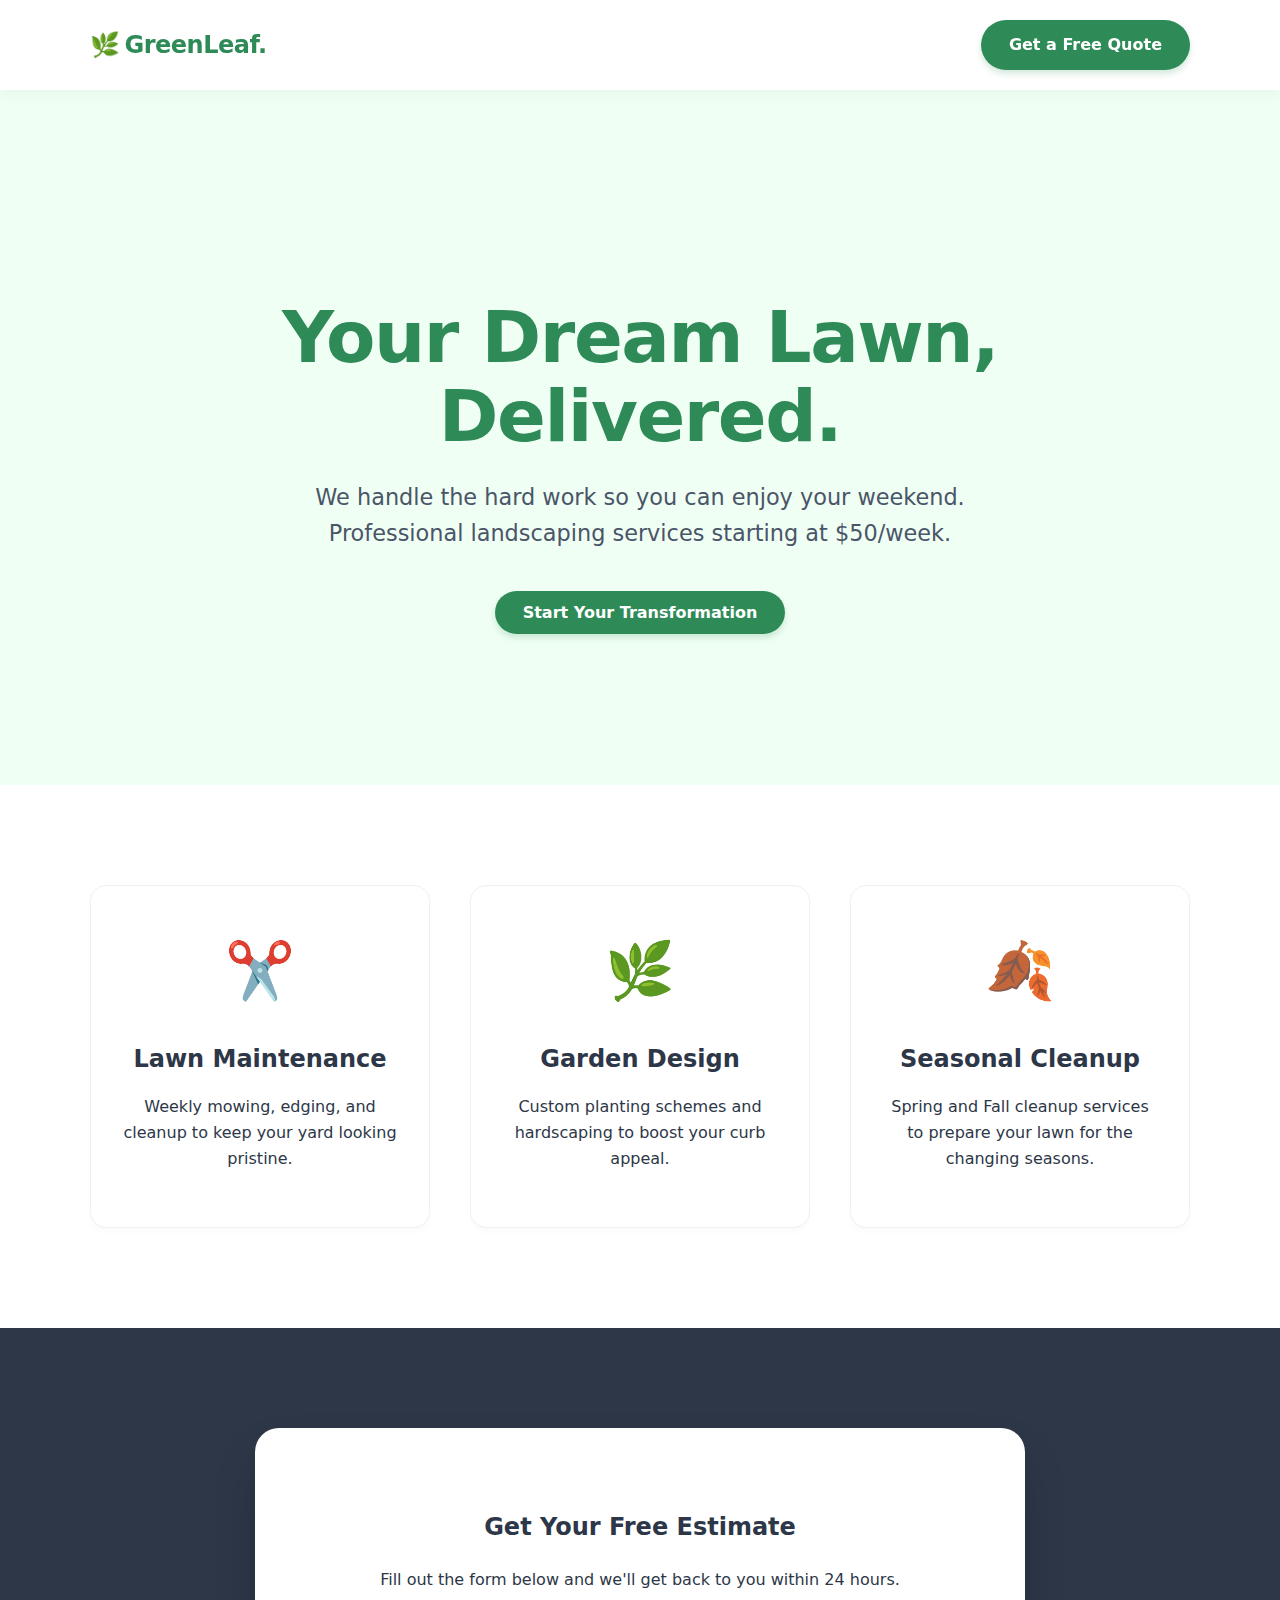
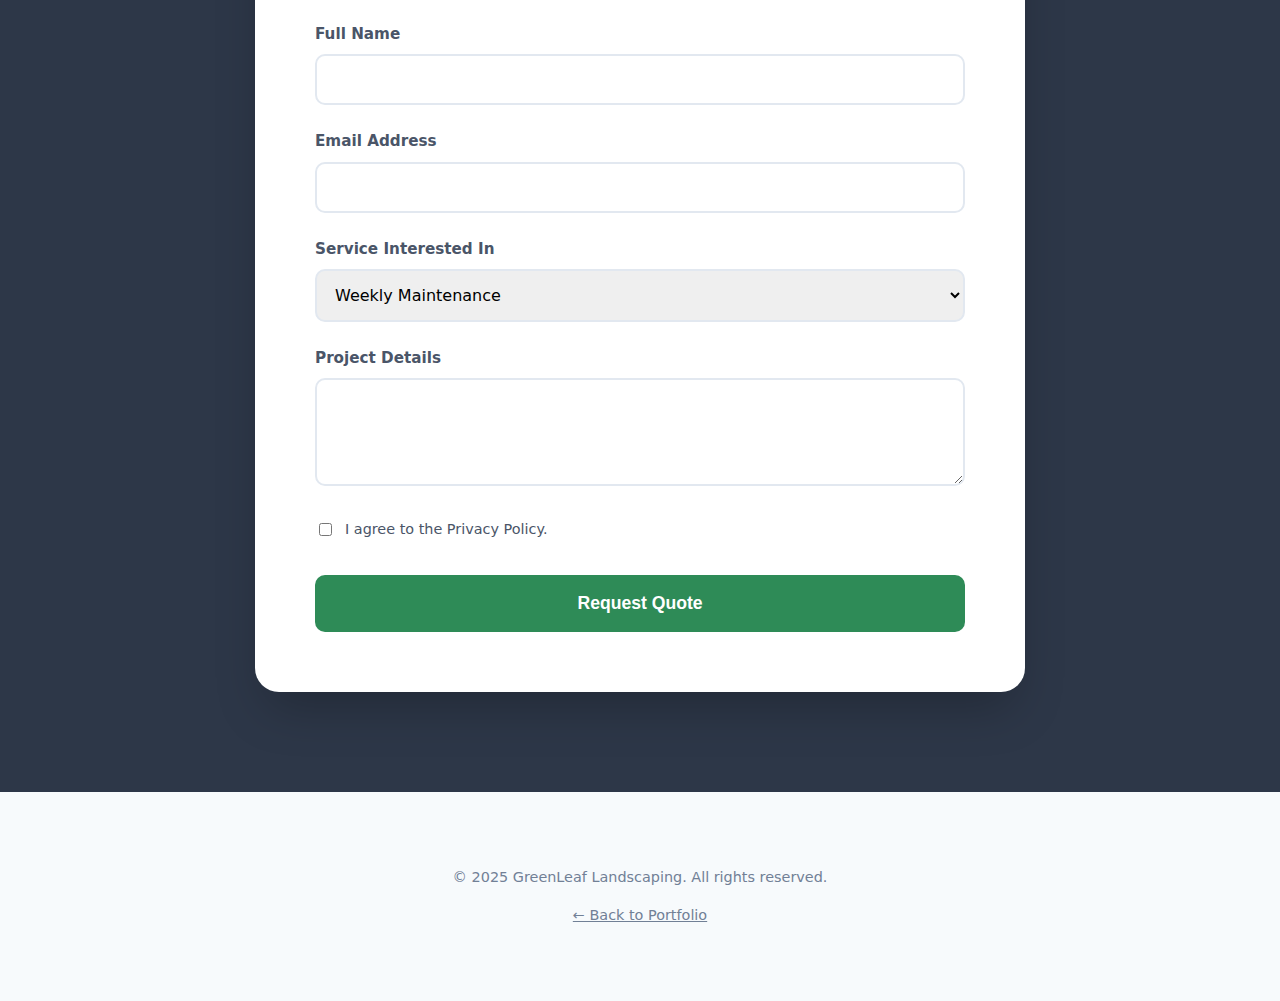
<file: docs/client_site/index.html>
<!DOCTYPE html>
<html lang="en">
<head>
    <meta charset="UTF-8" />
    <meta name="viewport" content="width=device-width, initial-scale=1.0" />
    <title>GreenLeaf Landscaping | Professional Lawn Care</title>
    <meta name="description" content="Professional landscaping and lawn care services for residential and commercial properties. Get a free quote today." />
    <link rel="stylesheet" href="style.css" />
</head>
<body>

    <header>
        <div class="container">
            <nav>
                <a href="#" class="logo">GreenLeaf.</a>
                <a href="#quote" class="cta-button">Get a Free Quote</a>
            </nav>
        </div>
    </header>

    <main>
        <!-- Hero Section -->
        <section class="hero">
            <div class="container">
                <h1>Your Dream Lawn, Delivered.</h1>
                <p>We handle the hard work so you can enjoy your weekend. Professional landscaping services starting at $50/week.</p>
                <a href="#quote" class="cta-button">Start Your Transformation</a>
            </div>
        </section>

        <!-- Services Section -->
        <section class="container services">
            <div class="service-card">
                <span class="service-icon">✂️</span>
                <h3>Lawn Maintenance</h3>
                <p>Weekly mowing, edging, and cleanup to keep your yard looking pristine.</p>
            </div>
            <div class="service-card">
                <span class="service-icon">🌿</span>
                <h3>Garden Design</h3>
                <p>Custom planting schemes and hardscaping to boost your curb appeal.</p>
            </div>
            <div class="service-card">
                <span class="service-icon">🍂</span>
                <h3>Seasonal Cleanup</h3>
                <p>Spring and Fall cleanup services to prepare your lawn for the changing seasons.</p>
            </div>
        </section>

        <!-- Sales Funnel / Contact Form -->
        <section id="quote" class="contact-section">
            <div class="container">
                <div class="form-wrapper">
                    <h2 class="text-center mb-20">Get Your Free Estimate</h2>
                    <p class="text-center mb-30">Fill out the form below and we'll get back to you within 24 hours.</p>
                    
                    <form action="https://hooks.zapier.com/hooks/catch/123456/abcdef/" method="POST">
                        <div class="form-group">
                            <label for="name">Full Name</label>
                            <input type="text" id="name" name="name" required />
                        </div>
                        <div class="form-group">
                            <label for="email">Email Address</label>
                            <input type="email" id="email" name="email" required />
                        </div>
                        <div class="form-group">
                            <label for="service">Service Interested In</label>
                            <select id="service" name="service">
                                <option value="maintenance">Weekly Maintenance</option>
                                <option value="design">Garden Design</option>
                                <option value="cleanup">Seasonal Cleanup</option>
                                <option value="other">Other</option>
                            </select>
                        </div>
                        <div class="form-group">
                            <label for="message">Project Details</label>
                            <textarea id="message" name="message" rows="4"></textarea>
                        </div>
                        <div class="form-group checkbox-group">
                            <input type="checkbox" id="privacy" name="privacy" required />
                            <label for="privacy">I agree to the Privacy Policy.</label>
                        </div>
                        <button type="submit">Request Quote</button>
                    </form>
                </div>
            </div>
        </section>
    </main>

    <footer>
        <div class="container">
            <p>&copy; 2025 GreenLeaf Landscaping. All rights reserved.</p>
            <p><a href="../portfolio/index.html" style="color: inherit;">&larr; Back to Portfolio</a></p>
        </div>
    </footer>

</body>
</html>
</file>
<file: docs/client_site/style.css>
/* GreenLeaf Landscaping Theme */
:root {
    --primary-green: #2E8B57;
    --light-green: #F0FFF4;
    --dark-text: #2D3748;
    --white: #FFFFFF;
}

html {
    scroll-behavior: smooth;
    font-size: 100%;
}

body {
    font-family: system-ui, -apple-system, "Segoe UI", Roboto, "Helvetica Neue", Arial, sans-serif;
    color: var(--dark-text);
    margin: 0;
    line-height: 1.6;
    overflow-x: hidden;
    -webkit-font-smoothing: antialiased;
}

.container {
    max-width: 1100px;
    margin: 0 auto;
    padding: 0 20px;
}

/* Header */
header {
    background-color: rgb(255 255 255 / 95%);
    backdrop-filter: blur(10px);
    box-shadow: 0 2px 15px rgb(0 0 0 / 5%);
    padding: 20px 0;
    position: sticky;
    top: 0;
    z-index: 100;
    transition: padding 0.3s;
}

nav {
    display: flex;
    justify-content: space-between;
    align-items: center;
}

.logo {
    font-size: 1.5rem;
    font-weight: 800;
    color: var(--primary-green);
    text-decoration: none;
    letter-spacing: -0.5px;
    display: flex;
    align-items: center;
    gap: 5px;
}

.logo::before {
    content: '🌿';
}

.cta-button {
    background-color: var(--primary-green);
    color: var(--white);
    padding: 12px 28px;
    border-radius: 50px;
    text-decoration: none;
    font-weight: 700;
    transition: all 0.2s ease;
    box-shadow: 0 4px 6px rgb(46 139 87 / 20%);
}

.cta-button:hover {
    transform: translateY(-2px);
    box-shadow: 0 6px 12px rgb(46 139 87 / 30%);
    background-color: #276749;
}

/* Hero with Parallax */
.hero {
    background-color: var(--light-green);
    padding: clamp(80px, 15vw, 160px) 0;
    text-align: center;
    position: relative;
    overflow: hidden;
}

.hero::before {
    content: '';
    position: absolute;
    top: 0;
    left: 0;
    width: 100%;
    height: 100%;
    background-image: url('https://placehold.co/1920x1080/2E8B57/FFFFFF/png?text=Nature+Pattern');
    background-size: cover;
    opacity: 0.08;
    z-index: 0;

    /* Simple CSS Parallax */
    background-attachment: fixed; 
}

.hero .container {
    position: relative;
    z-index: 1;
}

.hero h1 {
    font-size: clamp(2.5rem, 6vw, 4.5rem);
    margin-bottom: 24px;
    color: var(--primary-green);
    font-weight: 900;
    line-height: 1.1;
    letter-spacing: -0.02em;
}

.hero p {
    font-size: clamp(1.1rem, 2vw, 1.4rem);
    margin-bottom: 48px;
    max-width: 650px;
    margin-left: auto;
    margin-right: auto;
    color: #4a5568;
    font-weight: 500;
}

/* Services */
.services {
    padding: 100px 0;
    display: grid;
    grid-template-columns: repeat(auto-fit, minmax(300px, 1fr));
    gap: 40px;
}

.service-card {
    border: 1px solid #f0f0f0;
    padding: 40px 30px;
    border-radius: 16px;
    text-align: center;
    background: white;
    transition: transform 0.3s, box-shadow 0.3s;
    box-shadow: 0 4px 6px rgb(0 0 0 / 2%);
}

.service-card:hover {
    transform: translateY(-8px);
    box-shadow: 0 20px 40px rgb(0 0 0 / 8%);
    border-color: transparent;
}

.service-icon {
    font-size: 3.5rem;
    margin-bottom: 24px;
    display: block;
}

.service-card h3 {
    font-size: 1.5rem;
    margin-bottom: 16px;
    color: var(--dark-text);
}

/* Contact / Funnel */
.contact-section {
    background-color: var(--dark-text);
    color: var(--white);
    padding: 100px 0;
}

.form-wrapper {
    background-color: var(--white);
    color: var(--dark-text);
    padding: 60px;
    border-radius: 24px;
    max-width: 650px;
    margin: 0 auto;
    box-shadow: 0 25px 50px -12px rgb(0 0 0 / 25%);
}

.form-group {
    margin-bottom: 24px;
}

label {
    display: block;
    margin-bottom: 8px;
    font-weight: 600;
    font-size: 0.95rem;
    color: #4a5568;
}

input, textarea, select {
    width: 100%;
    padding: 14px;
    border: 2px solid #e2e8f0;
    border-radius: 10px;
    box-sizing: border-box;
    font-size: 1rem;
    transition: border-color 0.2s, box-shadow 0.2s;
    font-family: inherit;
}

input:focus, textarea:focus, select:focus {
    outline: none;
    border-color: var(--primary-green);
    box-shadow: 0 0 0 3px rgb(46 139 87 / 10%);
}

button[type="submit"] {
    width: 100%;
    background-color: var(--primary-green);
    color: var(--white);
    border: none;
    padding: 18px;
    font-size: 1.1rem;
    font-weight: 800;
    border-radius: 10px;
    cursor: pointer;
    transition: background-color 0.2s, transform 0.1s;
    margin-top: 10px;
}

button[type="submit"]:hover {
    background-color: #276749;
}

button[type="submit"]:active {
    transform: scale(0.98);
}

footer {
    text-align: center;
    padding: 60px 0;
    font-size: 0.9rem;
    color: #718096;
    background-color: #f7fafc;
}

/* Mobile Optimizations */
@media (width <= 768px) {
    .services {
        display: flex;
        overflow-x: auto;
        scroll-snap-type: x mandatory;
        padding-bottom: 40px; /* Space for scrollbar */
        gap: 20px;
        -webkit-overflow-scrolling: touch;
    }
    
    .service-card {
        min-width: 85%; /* Show part of next card */
        scroll-snap-align: center;
    }
    
    .form-wrapper {
        padding: 30px 20px;
    }
}

/* Form Utilities */
.text-center {
    text-align: center;
}

.mb-20 {
    margin-bottom: 20px;
}

.mb-30 {
    margin-bottom: 30px;
}

.checkbox-group {
    display: flex;
    align-items: center;
    gap: 10px;
}

.checkbox-group input {
    width: auto;
}

.checkbox-group label {
    font-weight: normal;
    font-size: 0.9rem;
    margin: 0;
}
</file>
